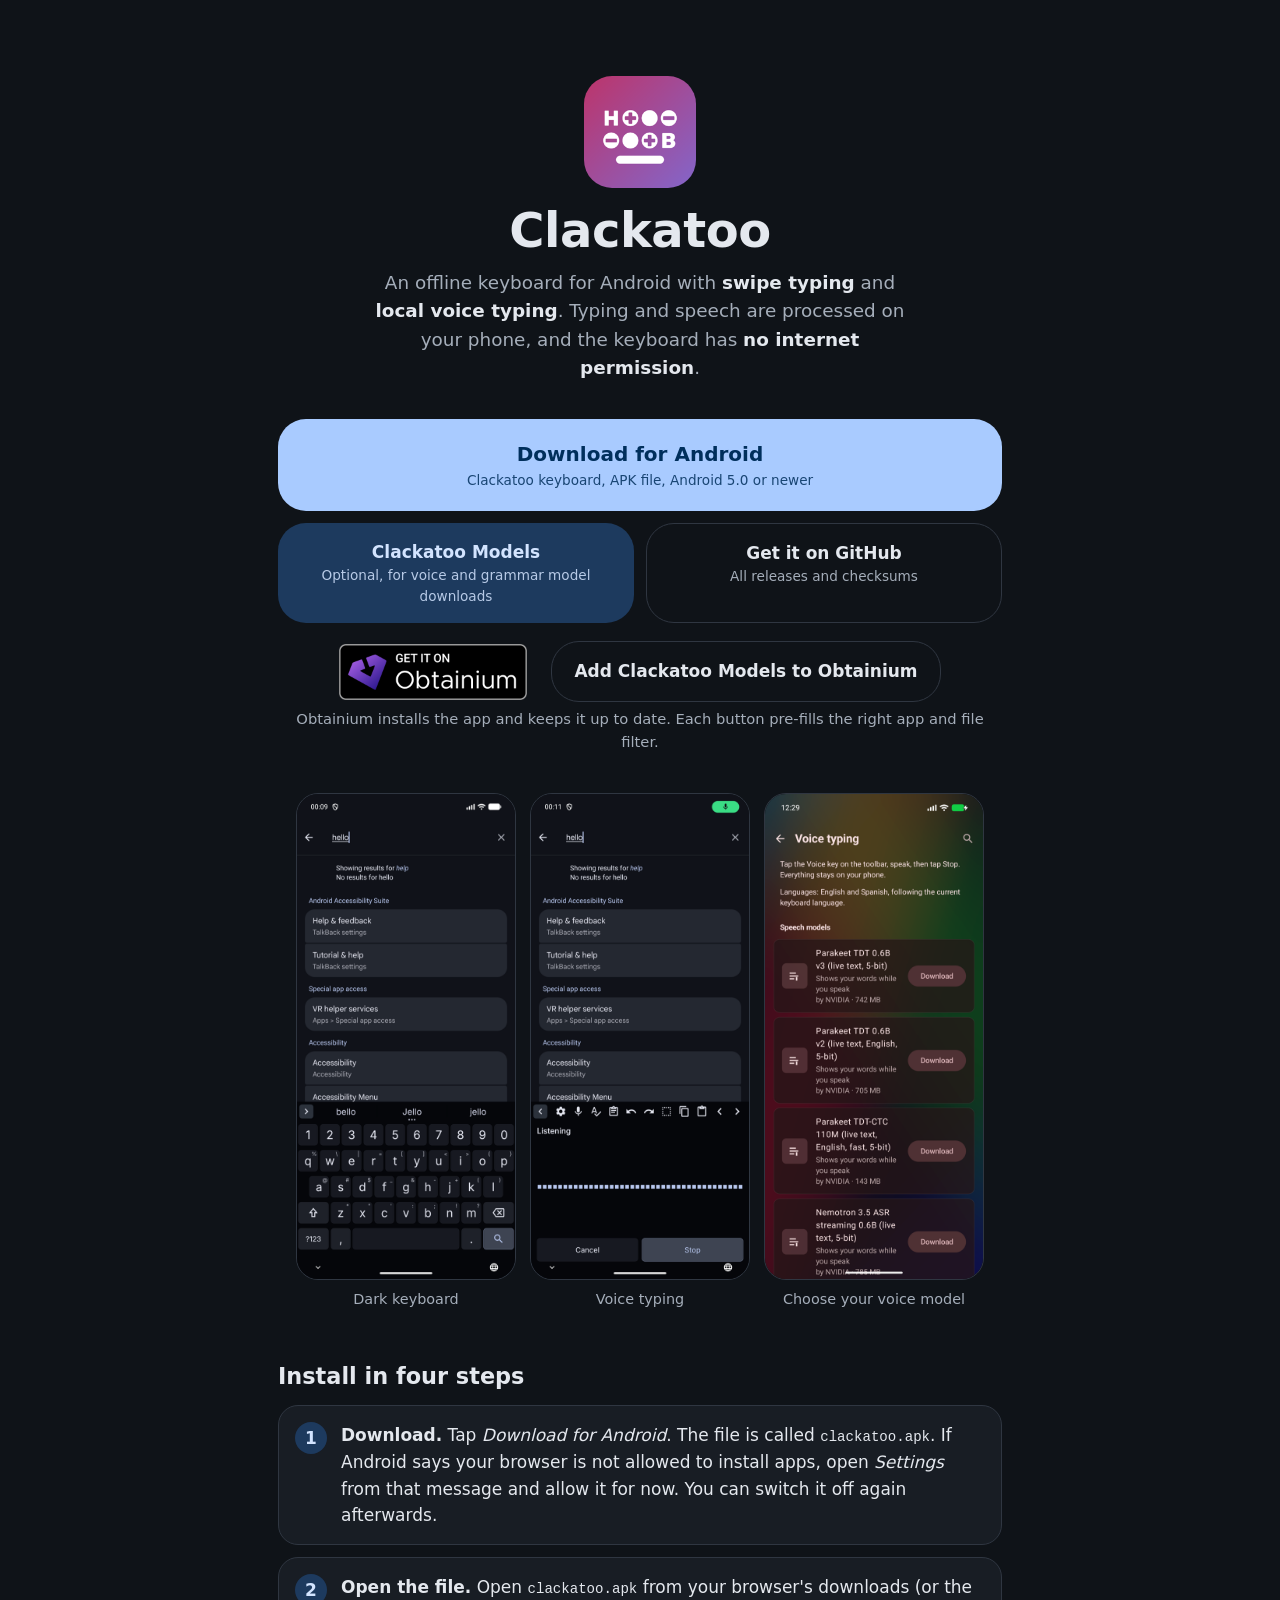
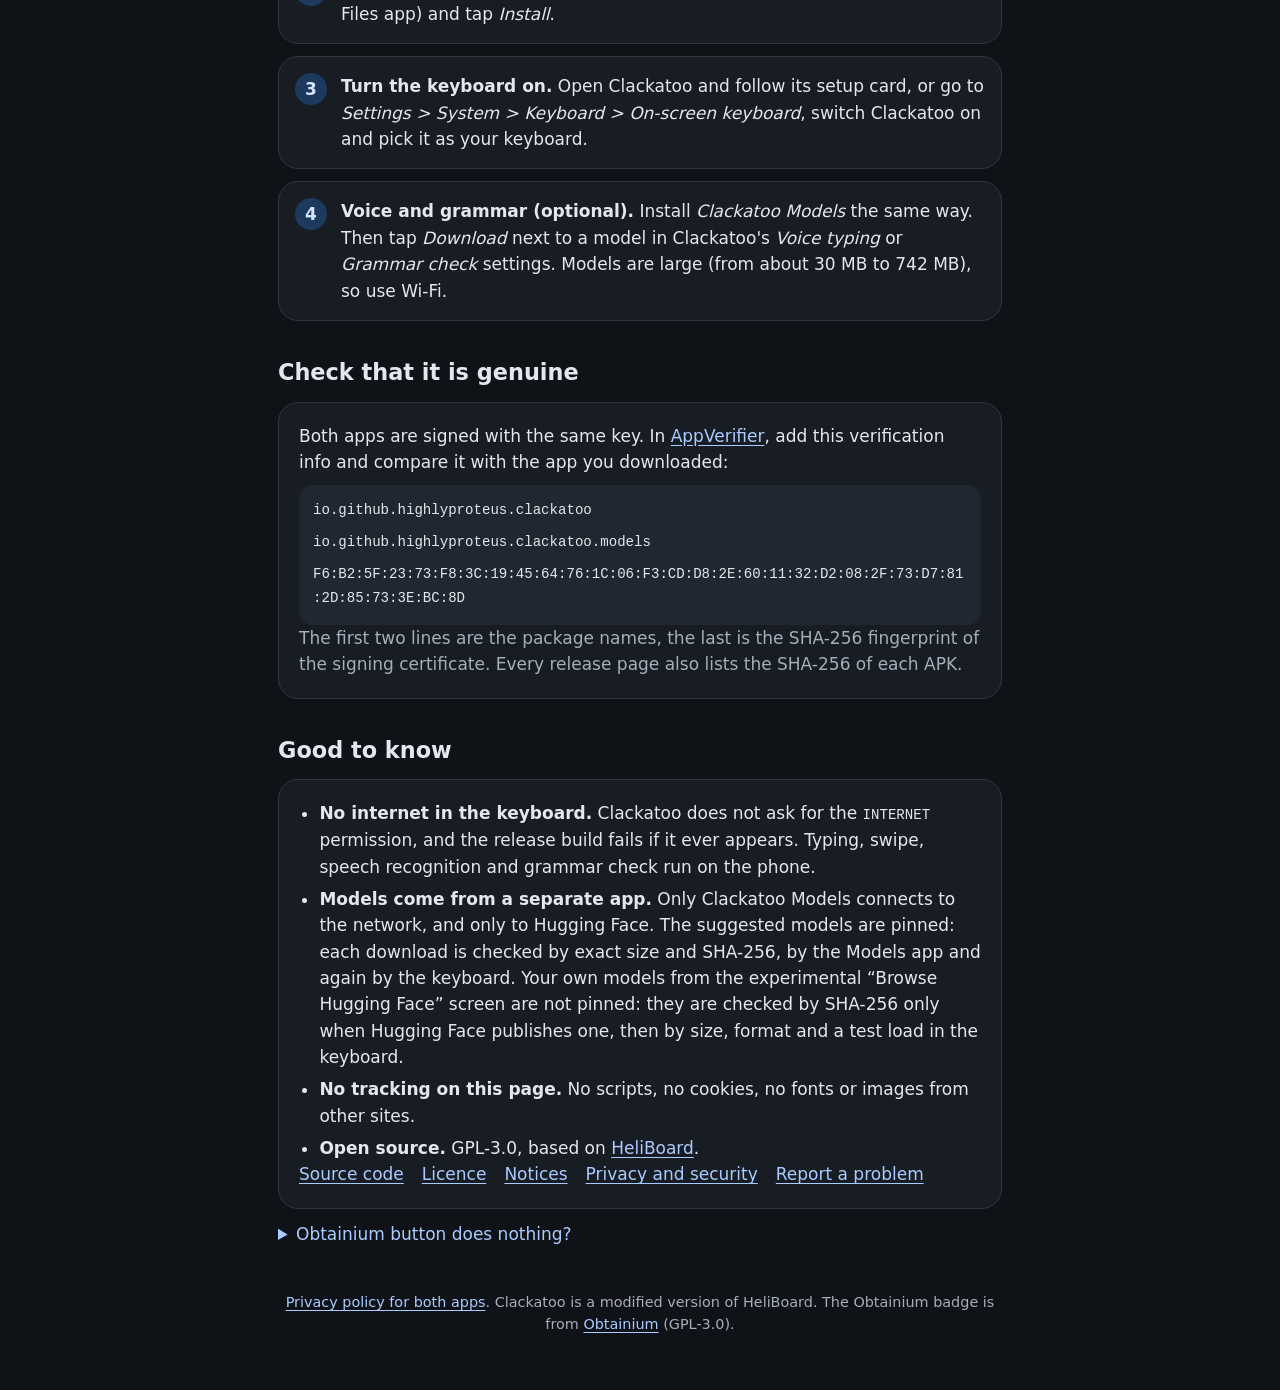
<file: site/index.html>
<!doctype html>
<html lang="en">
<head>
<meta charset="utf-8">
<meta name="viewport" content="width=device-width, initial-scale=1">
<meta http-equiv="Content-Security-Policy" content="default-src 'none'; img-src 'self'; style-src 'self'; base-uri 'none'; form-action 'none'">
<meta name="color-scheme" content="dark">
<meta name="theme-color" content="#0f1318">
<meta name="referrer" content="no-referrer">
<title>Clackatoo: offline Android keyboard with swipe and voice typing</title>
<meta name="description" content="Clackatoo is a free, open-source Android keyboard with swipe typing, voice typing and a grammar check that all run on your phone. The keyboard has no internet permission.">
<link rel="icon" type="image/png" href="favicon.png">
<link rel="apple-touch-icon" href="assets/icon.png">
<link rel="stylesheet" href="style.css">
</head>
<body>
<main>
  <header class="hero">
    <img src="assets/icon.png" width="112" height="112" alt="Clackatoo app icon">
    <h1>Clackatoo</h1>
    <p class="pitch">An offline keyboard for Android with <strong>swipe typing</strong> and <strong>local voice typing</strong>.
      Typing and speech are processed on your phone, and the keyboard has <strong>no internet permission</strong>.</p>
  </header>

  <div class="actions">
    <a class="btn btn-primary" href="https://github.com/highlyproteus/clackatoo/releases/latest/download/clackatoo.apk">Download for Android<small>Clackatoo keyboard, APK file, Android 5.0 or newer</small></a>
    <a class="btn btn-tonal" href="https://github.com/highlyproteus/clackatoo/releases/latest/download/clackatoo-models.apk">Clackatoo Models<small>Optional, for voice and grammar model downloads</small></a>
    <a class="btn btn-outline" href="https://github.com/highlyproteus/clackatoo/releases/latest">Get it on GitHub<small>All releases and checksums</small></a>
  </div>

  <div class="row">
    <a class="badge-link" href="https://apps.obtainium.imranr.dev/redirect?r=obtainium://app/%7B%22id%22%3A%22io.github.highlyproteus.clackatoo%22%2C%22url%22%3A%22https%3A%2F%2Fgithub.com%2Fhighlyproteus%2Fclackatoo%22%2C%22author%22%3A%22highlyproteus%22%2C%22name%22%3A%22Clackatoo%22%2C%22preferredApkIndex%22%3A0%2C%22additionalSettings%22%3A%22%7B%5C%22apkFilterRegEx%5C%22%3A%5C%22%5Eclackatoo-%5B0-9%5D.*%5C%5C%5C%5C.apk%24%5C%22%7D%22%2C%22overrideSource%22%3Anull%7D" aria-label="Add Clackatoo to Obtainium"><img src="assets/badge_obtainium.png" width="188" height="56" alt="Get it on Obtainium"></a>
    <a class="btn btn-outline" href="https://apps.obtainium.imranr.dev/redirect?r=obtainium://app/%7B%22id%22%3A%22io.github.highlyproteus.clackatoo.models%22%2C%22url%22%3A%22https%3A%2F%2Fgithub.com%2Fhighlyproteus%2Fclackatoo%22%2C%22author%22%3A%22highlyproteus%22%2C%22name%22%3A%22Clackatoo%20Models%22%2C%22preferredApkIndex%22%3A0%2C%22additionalSettings%22%3A%22%7B%5C%22apkFilterRegEx%5C%22%3A%5C%22%5Eclackatoo-models-.*%5C%5C%5C%5C.apk%24%5C%22%7D%22%2C%22overrideSource%22%3Anull%7D">Add Clackatoo Models to Obtainium</a>
  </div>
  <p class="note">Obtainium installs the app and keeps it up to date. Each button pre-fills the right app and file filter.</p>

  <div class="shots" role="group" aria-label="Screenshots">
    <figure><img src="assets/keyboard.png" width="560" height="1246" alt="The keyboard in dark theme, typing in a search field" loading="lazy"><figcaption>Dark keyboard</figcaption></figure>
    <figure><img src="assets/voice.png" width="560" height="1246" alt="The voice typing panel listening, with the level meter" loading="lazy"><figcaption>Voice typing</figcaption></figure>
    <figure><img src="assets/models.png" width="560" height="1246" alt="Settings for voice typing listing the speech models" loading="lazy"><figcaption>Choose your voice model</figcaption></figure>
  </div>

  <section id="install">
    <h2>Install in four steps</h2>
    <ol class="steps">
      <li><b>Download.</b> Tap <i>Download for Android</i>. The file is called <code>clackatoo.apk</code>. If Android says your browser is not allowed to install apps, open <i>Settings</i> from that message and allow it for now. You can switch it off again afterwards.</li>
      <li><b>Open the file.</b> Open <code>clackatoo.apk</code> from your browser's downloads (or the Files app) and tap <i>Install</i>.</li>
      <li><b>Turn the keyboard on.</b> Open Clackatoo and follow its setup card, or go to <i>Settings &gt; System &gt; Keyboard &gt; On-screen keyboard</i>, switch Clackatoo on and pick it as your keyboard.</li>
      <li><b>Voice and grammar (optional).</b> Install <i>Clackatoo Models</i> the same way. Then tap <i>Download</i> next to a model in Clackatoo's <i>Voice typing</i> or <i>Grammar check</i> settings. Models are large (from about 30 MB to 742 MB), so use Wi-Fi.</li>
    </ol>
  </section>

  <section id="verify">
    <h2>Check that it is genuine</h2>
    <div class="card">
      <p>Both apps are signed with the same key. In <a href="https://github.com/soupslurpr/AppVerifier">AppVerifier</a>, add this verification info and compare it with the app you downloaded:</p>
      <div class="verify mono">
        <span>io.github.highlyproteus.clackatoo</span>
        <span>io.github.highlyproteus.clackatoo.models</span>
        <span>F6:B2:5F:23:73:F8:3C:19:45:64:76:1C:06:F3:CD:D8:2E:60:11:32:D2:08:2F:73:D7:81:2D:85:73:3E:BC:8D</span>
      </div>
      <p class="muted" style="margin-top:10px">The first two lines are the package names, the last is the SHA-256 fingerprint of the signing certificate. Every release page also lists the SHA-256 of each APK.</p>
    </div>
  </section>

  <section id="facts">
    <h2>Good to know</h2>
    <div class="card">
      <ul class="facts">
        <li><b>No internet in the keyboard.</b> Clackatoo does not ask for the <code>INTERNET</code> permission, and the release build fails if it ever appears. Typing, swipe, speech recognition and grammar check run on the phone.</li>
        <li><b>Models come from a separate app.</b> Only Clackatoo Models connects to the network, and only to Hugging Face. The suggested models are pinned: each download is checked by exact size and SHA-256, by the Models app and again by the keyboard. Your own models from the experimental “Browse Hugging Face” screen are not pinned: they are checked by SHA-256 only when Hugging Face publishes one, then by size, format and a test load in the keyboard.</li>
        <li><b>No tracking on this page.</b> No scripts, no cookies, no fonts or images from other sites.</li>
        <li><b>Open source.</b> GPL-3.0, based on <a href="https://github.com/HeliBorg/HeliBoard">HeliBoard</a>.</li>
      </ul>
      <p class="links" style="margin-top:14px">
        <a href="https://github.com/highlyproteus/clackatoo">Source code</a>
        <a href="https://github.com/highlyproteus/clackatoo/blob/main/LICENSE">Licence</a>
        <a href="https://github.com/highlyproteus/clackatoo/blob/main/NOTICE">Notices</a>
        <a href="https://github.com/highlyproteus/clackatoo#privacy-and-security">Privacy and security</a>
        <a href="https://github.com/highlyproteus/clackatoo/issues">Report a problem</a>
      </p>
    </div>
    <details>
      <summary>Obtainium button does nothing?</summary>
      <p>The buttons above go through Obtainium's own redirect page, which opens the app if it is installed and otherwise offers to get it. If your browser blocks that, open these links directly (they need Obtainium installed): <a href="obtainium://app/%7B%22id%22%3A%22io.github.highlyproteus.clackatoo%22%2C%22url%22%3A%22https%3A%2F%2Fgithub.com%2Fhighlyproteus%2Fclackatoo%22%2C%22author%22%3A%22highlyproteus%22%2C%22name%22%3A%22Clackatoo%22%2C%22preferredApkIndex%22%3A0%2C%22additionalSettings%22%3A%22%7B%5C%22apkFilterRegEx%5C%22%3A%5C%22%5Eclackatoo-%5B0-9%5D.*%5C%5C%5C%5C.apk%24%5C%22%7D%22%2C%22overrideSource%22%3Anull%7D">Clackatoo</a> and <a href="obtainium://app/%7B%22id%22%3A%22io.github.highlyproteus.clackatoo.models%22%2C%22url%22%3A%22https%3A%2F%2Fgithub.com%2Fhighlyproteus%2Fclackatoo%22%2C%22author%22%3A%22highlyproteus%22%2C%22name%22%3A%22Clackatoo%20Models%22%2C%22preferredApkIndex%22%3A0%2C%22additionalSettings%22%3A%22%7B%5C%22apkFilterRegEx%5C%22%3A%5C%22%5Eclackatoo-models-.*%5C%5C%5C%5C.apk%24%5C%22%7D%22%2C%22overrideSource%22%3Anull%7D">Clackatoo Models</a>. In Obtainium you can also add <code>https://github.com/highlyproteus/clackatoo</code> by hand, once per app, with the filter <code>^clackatoo-[0-9].*\.apk$</code> for the keyboard and <code>^clackatoo-models-.*\.apk$</code> for Clackatoo Models.</p>
    </details>
  </section>

  <footer><a href="privacy.html">Privacy policy for both apps</a>. Clackatoo is a modified version of HeliBoard. The Obtainium badge is from <a href="https://github.com/ImranR98/Obtainium">Obtainium</a> (GPL-3.0).</footer>
</main>
</body>
</html>
</file>
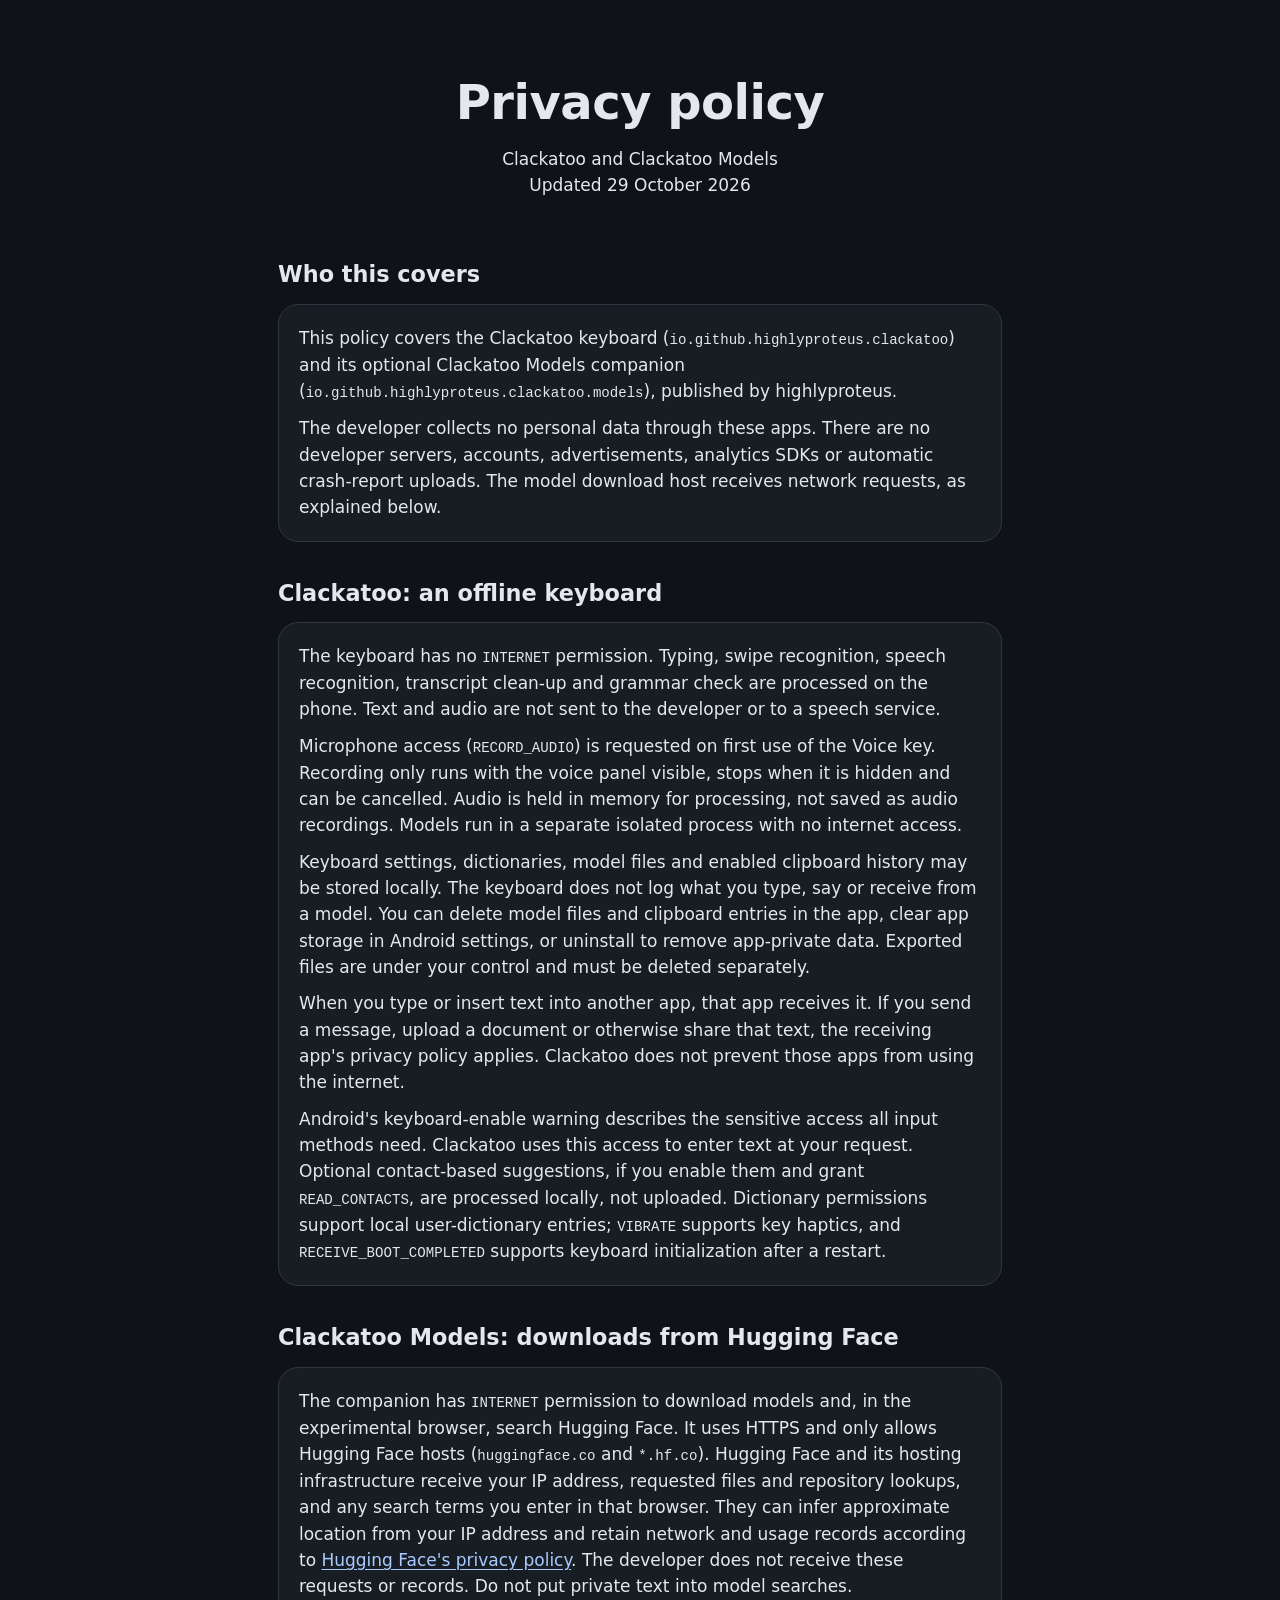
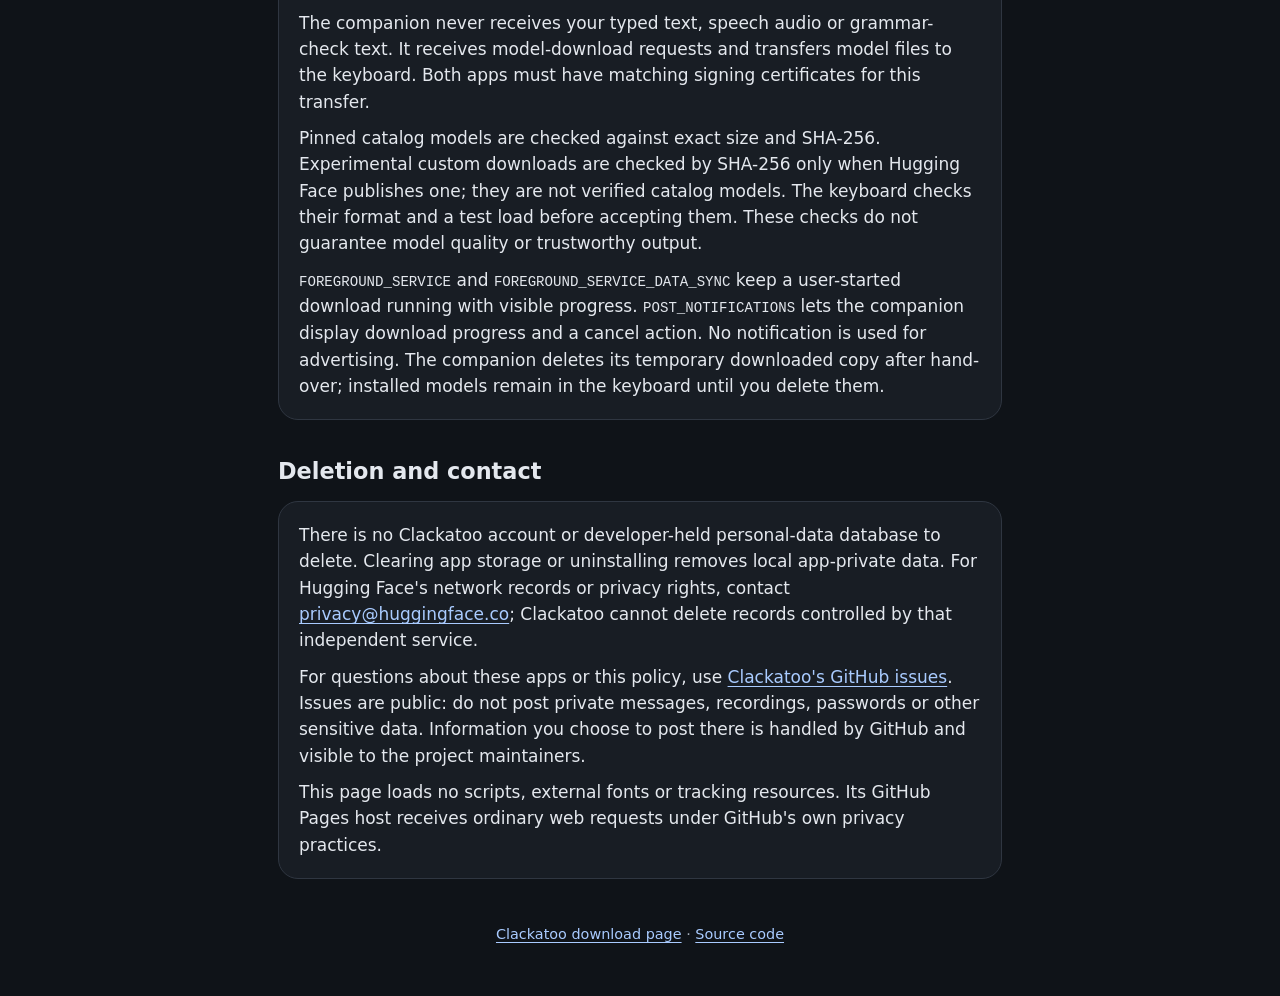
<file: site/privacy.html>
<!doctype html>
<!-- SPDX-License-Identifier: GPL-3.0-only -->
<html lang="en">
<head>
<meta charset="utf-8">
<meta name="viewport" content="width=device-width, initial-scale=1">
<meta http-equiv="Content-Security-Policy" content="default-src 'none'; img-src 'self'; style-src 'self'; base-uri 'none'; form-action 'none'">
<meta name="color-scheme" content="dark">
<meta name="theme-color" content="#0f1318">
<meta name="referrer" content="no-referrer">
<title>Clackatoo and Clackatoo Models — Privacy policy</title>
<link rel="icon" type="image/png" href="favicon.png">
<link rel="stylesheet" href="style.css">
</head>
<body><main>
<header class="hero"><h1>Privacy policy</h1><p>Clackatoo and Clackatoo Models<br>Updated 29 October 2026</p></header>
<section><h2>Who this covers</h2><div class="card">
<p>This policy covers the Clackatoo keyboard (<code>io.github.highlyproteus.clackatoo</code>) and its optional Clackatoo Models companion (<code>io.github.highlyproteus.clackatoo.models</code>), published by highlyproteus.</p>
<p>The developer collects no personal data through these apps. There are no developer servers, accounts, advertisements, analytics SDKs or automatic crash-report uploads. The model download host receives network requests, as explained below.</p>
</div></section>
<section><h2>Clackatoo: an offline keyboard</h2><div class="card">
<p>The keyboard has no <code>INTERNET</code> permission. Typing, swipe recognition, speech recognition, transcript clean-up and grammar check are processed on the phone. Text and audio are not sent to the developer or to a speech service.</p>
<p>Microphone access (<code>RECORD_AUDIO</code>) is requested on first use of the Voice key. Recording only runs with the voice panel visible, stops when it is hidden and can be cancelled. Audio is held in memory for processing, not saved as audio recordings. Models run in a separate isolated process with no internet access.</p>
<p>Keyboard settings, dictionaries, model files and enabled clipboard history may be stored locally. The keyboard does not log what you type, say or receive from a model. You can delete model files and clipboard entries in the app, clear app storage in Android settings, or uninstall to remove app-private data. Exported files are under your control and must be deleted separately.</p>
<p>When you type or insert text into another app, that app receives it. If you send a message, upload a document or otherwise share that text, the receiving app's privacy policy applies. Clackatoo does not prevent those apps from using the internet.</p>
<p>Android's keyboard-enable warning describes the sensitive access all input methods need. Clackatoo uses this access to enter text at your request. Optional contact-based suggestions, if you enable them and grant <code>READ_CONTACTS</code>, are processed locally, not uploaded. Dictionary permissions support local user-dictionary entries; <code>VIBRATE</code> supports key haptics, and <code>RECEIVE_BOOT_COMPLETED</code> supports keyboard initialization after a restart.</p>
</div></section>
<section><h2>Clackatoo Models: downloads from Hugging Face</h2><div class="card">
<p>The companion has <code>INTERNET</code> permission to download models and, in the experimental browser, search Hugging Face. It uses HTTPS and only allows Hugging Face hosts (<code>huggingface.co</code> and <code>*.hf.co</code>). Hugging Face and its hosting infrastructure receive your IP address, requested files and repository lookups, and any search terms you enter in that browser. They can infer approximate location from your IP address and retain network and usage records according to <a href="https://huggingface.co/privacy">Hugging Face's privacy policy</a>. The developer does not receive these requests or records. Do not put private text into model searches.</p>
<p>The companion never receives your typed text, speech audio or grammar-check text. It receives model-download requests and transfers model files to the keyboard. Both apps must have matching signing certificates for this transfer.</p>
<p>Pinned catalog models are checked against exact size and SHA-256. Experimental custom downloads are checked by SHA-256 only when Hugging Face publishes one; they are not verified catalog models. The keyboard checks their format and a test load before accepting them. These checks do not guarantee model quality or trustworthy output.</p>
<p><code>FOREGROUND_SERVICE</code> and <code>FOREGROUND_SERVICE_DATA_SYNC</code> keep a user-started download running with visible progress. <code>POST_NOTIFICATIONS</code> lets the companion display download progress and a cancel action. No notification is used for advertising. The companion deletes its temporary downloaded copy after hand-over; installed models remain in the keyboard until you delete them.</p>
</div></section>
<section><h2>Deletion and contact</h2><div class="card">
<p>There is no Clackatoo account or developer-held personal-data database to delete. Clearing app storage or uninstalling removes local app-private data. For Hugging Face's network records or privacy rights, contact <a href="mailto:privacy@huggingface.co">privacy@huggingface.co</a>; Clackatoo cannot delete records controlled by that independent service.</p>
<p>For questions about these apps or this policy, use <a href="https://github.com/highlyproteus/clackatoo/issues">Clackatoo's GitHub issues</a>. Issues are public: do not post private messages, recordings, passwords or other sensitive data. Information you choose to post there is handled by GitHub and visible to the project maintainers.</p>
<p>This page loads no scripts, external fonts or tracking resources. Its GitHub Pages host receives ordinary web requests under GitHub's own privacy practices.</p>
</div></section>
<footer><a href="index.html">Clackatoo download page</a> · <a href="https://github.com/highlyproteus/clackatoo">Source code</a></footer>
</main></body></html>
</file>
<file: site/style.css>
/* Clackatoo download page. Self-hosted, no fonts or scripts from elsewhere; system font stack. */
:root {
  color-scheme: dark;
  --bg: #0f1318;
  --surface: #181d24;
  --surface-2: #212730;
  --line: #2f3641;
  --text: #e4e8ee;
  --muted: #a5aeba;
  --primary: #a9cbff;
  --on-primary: #002f5c;
  --primary-container: #1d3a5e;
  --on-primary-container: #d3e4ff;
  --radius: 20px;
}
* { box-sizing: border-box; }
html { -webkit-text-size-adjust: 100%; text-size-adjust: 100%; }
body {
  margin: 0;
  background: var(--bg);
  color: var(--text);
  font: 17px/1.55 system-ui, -apple-system, "Segoe UI", Roboto, "Helvetica Neue", Arial, sans-serif;
}
a { color: var(--primary); text-underline-offset: 3px; }
a:focus-visible, .btn:focus-visible, summary:focus-visible { outline: 3px solid var(--primary); outline-offset: 3px; }
main { max-width: 760px; margin: 0 auto; padding: 24px 18px 56px; }

.hero { text-align: center; padding: 28px 0 8px; }
.hero img { width: 112px; height: 112px; border-radius: 28px; display: block; margin: 0 auto 16px; }
h1 { font-size: 2.4rem; line-height: 1.1; margin: 0 0 12px; letter-spacing: -0.01em; }
.pitch { margin: 0 auto; max-width: 30em; font-size: 1.15rem; color: var(--muted); }
.pitch strong { color: var(--text); font-weight: 600; }

.actions { display: grid; gap: 12px; margin: 28px 0 8px; }
.btn {
  display: block; text-align: center; text-decoration: none; font-weight: 600;
  border-radius: 28px; padding: 16px 22px; min-height: 56px;
  transition: background-color .15s;
}
.btn-primary { background: var(--primary); color: var(--on-primary); font-size: 1.25rem; padding: 20px 24px; }
.btn-primary:hover { background: #c2dbff; }
.btn small { display: block; font-weight: 400; font-size: .85rem; opacity: .85; }
.btn-tonal { background: var(--primary-container); color: var(--on-primary-container); }
.btn-tonal:hover { background: #26486f; }
.btn-outline { border: 1px solid var(--line); color: var(--text); background: transparent; }
.btn-outline:hover { background: var(--surface); }
.row { margin-top: 18px; display: grid; gap: 12px; align-items: center; justify-items: center; }
.badge-link { display: inline-block; line-height: 0; border-radius: 12px; }
.badge-link img { height: 56px; width: auto; }
.note { text-align: center; color: var(--muted); font-size: .92rem; margin: 6px 0 0; }

.shots {
  display: flex; gap: 14px; overflow-x: auto; scroll-snap-type: x mandatory;
  margin: 36px -18px 8px; padding: 4px 18px 14px; -webkit-overflow-scrolling: touch;
}
.shots figure { margin: 0; flex: 0 0 min(62vw, 250px); scroll-snap-align: center; }
.shots img { width: 100%; height: auto; display: block; border-radius: 22px; border: 1px solid var(--line); background: var(--surface); }
.shots figcaption { text-align: center; color: var(--muted); font-size: .9rem; margin-top: 8px; }

section { margin-top: 34px; }
h2 { font-size: 1.4rem; margin: 0 0 12px; }
.card { background: var(--surface); border-radius: var(--radius); padding: 20px; border: 1px solid var(--line); }
.card + .card { margin-top: 14px; }
.card h3 { margin: 0 0 6px; font-size: 1.05rem; }
.card p { margin: 0 0 10px; }
.card p:last-child { margin-bottom: 0; }
ol.steps { list-style: none; counter-reset: step; margin: 0; padding: 0; display: grid; gap: 12px; }
ol.steps li { counter-increment: step; position: relative; background: var(--surface); border: 1px solid var(--line); border-radius: var(--radius); padding: 16px 16px 16px 62px; }
ol.steps li::before {
  content: counter(step); position: absolute; left: 16px; top: 16px; width: 32px; height: 32px; border-radius: 50%;
  background: var(--primary-container); color: var(--on-primary-container); font-weight: 700; display: grid; place-items: center;
}
ol.steps b { color: var(--text); }
.muted { color: var(--muted); }
.btn-outline small { color: var(--muted); opacity: 1; }
ul.facts { margin: 0; padding-left: 1.2em; display: grid; gap: 6px; }

code, .mono { font-family: ui-monospace, SFMono-Regular, Menlo, Consolas, monospace; font-size: .88rem; }
.verify { background: var(--surface-2); border-radius: 14px; padding: 14px; overflow-wrap: anywhere; line-height: 1.7; user-select: all; -webkit-user-select: all; }
.verify span { display: block; }
.verify span + span { margin-top: 8px; }
details { margin-top: 12px; }
summary { cursor: pointer; color: var(--primary); }
details p { margin: 10px 0 0; }
.links { display: flex; flex-wrap: wrap; gap: 8px 18px; }
footer { margin-top: 44px; color: var(--muted); font-size: .9rem; text-align: center; }

@media (min-width: 640px) {
  main { padding-top: 48px; }
  h1 { font-size: 3rem; }
  .actions { grid-template-columns: 1fr 1fr; }
  .actions .btn-primary { grid-column: 1 / -1; }
  .shots { margin-left: 0; margin-right: 0; padding-left: 0; padding-right: 0; justify-content: center; overflow-x: visible; }
  .shots figure { flex-basis: 220px; }
  .row { grid-template-columns: auto auto; justify-content: center; gap: 24px; }
}
@media (prefers-reduced-motion: reduce) { .btn { transition: none; } }
</file>
